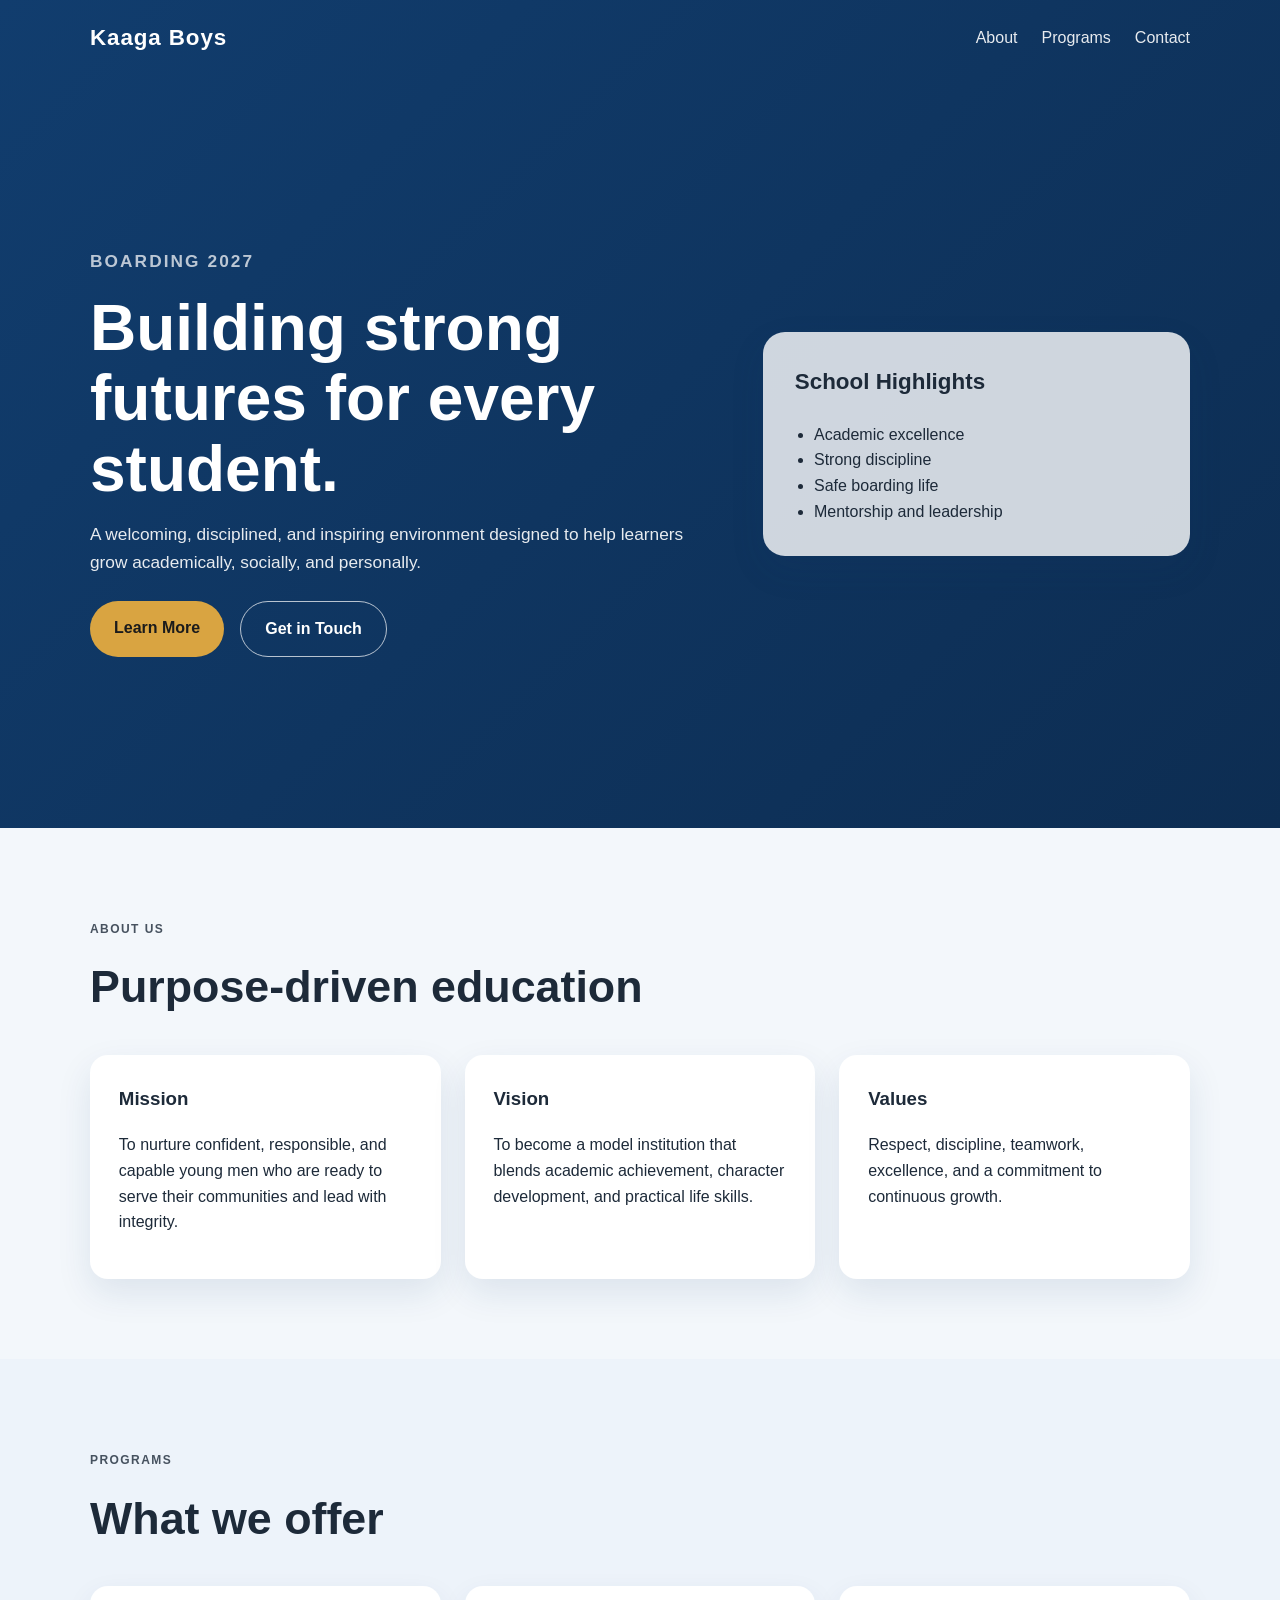
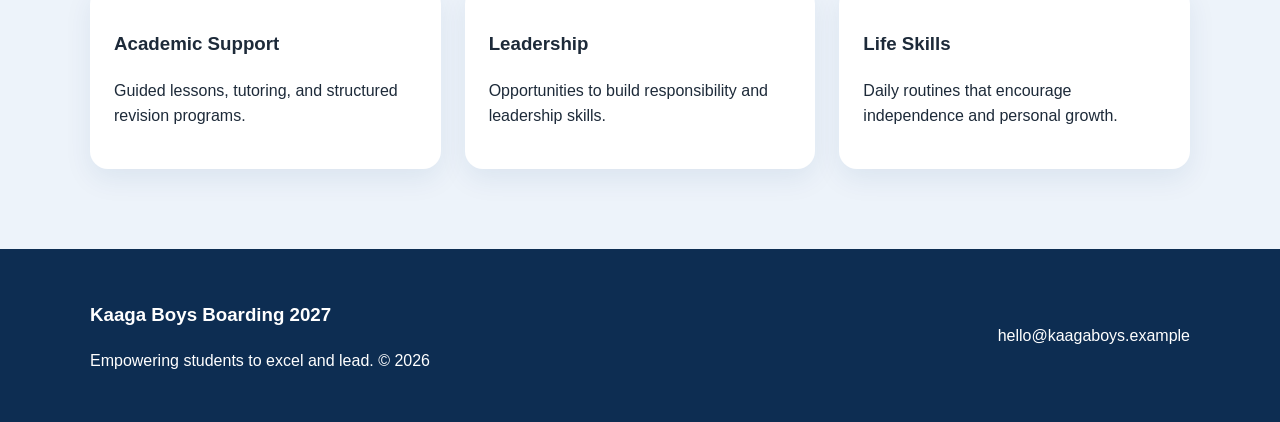
<file: index.html>
<!DOCTYPE html>
<html lang="en">
  <head>
    <meta charset="UTF-8" />
    <meta name="viewport" content="width=device-width, initial-scale=1.0" />
    <title>Kaaga Boys Boarding 2027</title>
    <meta
      name="description"
      content="Kaaga Boys Boarding 2027 - a simple landing page project."
    />
    <link rel="stylesheet" href="style.css" />
  </head>
  <body>
    <header class="hero">
      <nav class="topbar container">
        <div class="brand">Kaaga Boys</div>
        <div class="nav-links">
          <a href="#about">About</a>
          <a href="#programs">Programs</a>
          <a href="#contact">Contact</a>
        </div>
      </nav>

      <div class="hero-content container">
        <div class="hero-text">
          <p class="eyebrow">Boarding 2027</p>
          <h1>Building strong futures for every student.</h1>
          <p>
            A welcoming, disciplined, and inspiring environment designed to help
            learners grow academically, socially, and personally.
          </p>
          <div class="cta-row">
            <a class="btn primary" href="#about">Learn More</a>
            <a class="btn secondary" href="#contact">Get in Touch</a>
          </div>
        </div>

        <div class="hero-card">
          <h3>School Highlights</h3>
          <ul>
            <li>Academic excellence</li>
            <li>Strong discipline</li>
            <li>Safe boarding life</li>
            <li>Mentorship and leadership</li>
          </ul>
        </div>
      </div>
    </header>

    <main>
      <section id="about" class="section container">
        <div class="section-heading">
          <p class="eyebrow">About us</p>
          <h2>Purpose-driven education</h2>
        </div>
        <div class="cards">
          <article class="card">
            <h3>Mission</h3>
            <p>
              To nurture confident, responsible, and capable young men who are
              ready to serve their communities and lead with integrity.
            </p>
          </article>

          <article class="card">
            <h3>Vision</h3>
            <p>
              To become a model institution that blends academic achievement,
              character development, and practical life skills.
            </p>
          </article>

          <article class="card">
            <h3>Values</h3>
            <p>
              Respect, discipline, teamwork, excellence, and a commitment to
              continuous growth.
            </p>
          </article>
        </div>
      </section>

      <section id="programs" class="section alt">
        <div class="container">
          <div class="section-heading">
            <p class="eyebrow">Programs</p>
            <h2>What we offer</h2>
          </div>

          <div class="program-grid">
            <div class="program-item">
              <h3>Academic Support</h3>
              <p>Guided lessons, tutoring, and structured revision programs.</p>
            </div>
            <div class="program-item">
              <h3>Leadership</h3>
              <p>Opportunities to build responsibility and leadership skills.</p>
            </div>
            <div class="program-item">
              <h3>Life Skills</h3>
              <p>Daily routines that encourage independence and personal growth.</p>
            </div>
          </div>
        </div>
      </section>
    </main>

    <footer id="contact" class="footer">
      <div class="container footer-inner">
        <div>
          <h3>Kaaga Boys Boarding 2027</h3>
          <p>Empowering students to excel and lead.</p>
        </div>
        <a href="mailto:hello@kaagaboys.example">hello@kaagaboys.example</a>
      </div>
    </footer>

    <script src="script.js"></script>
  </body>
</html>
</file>
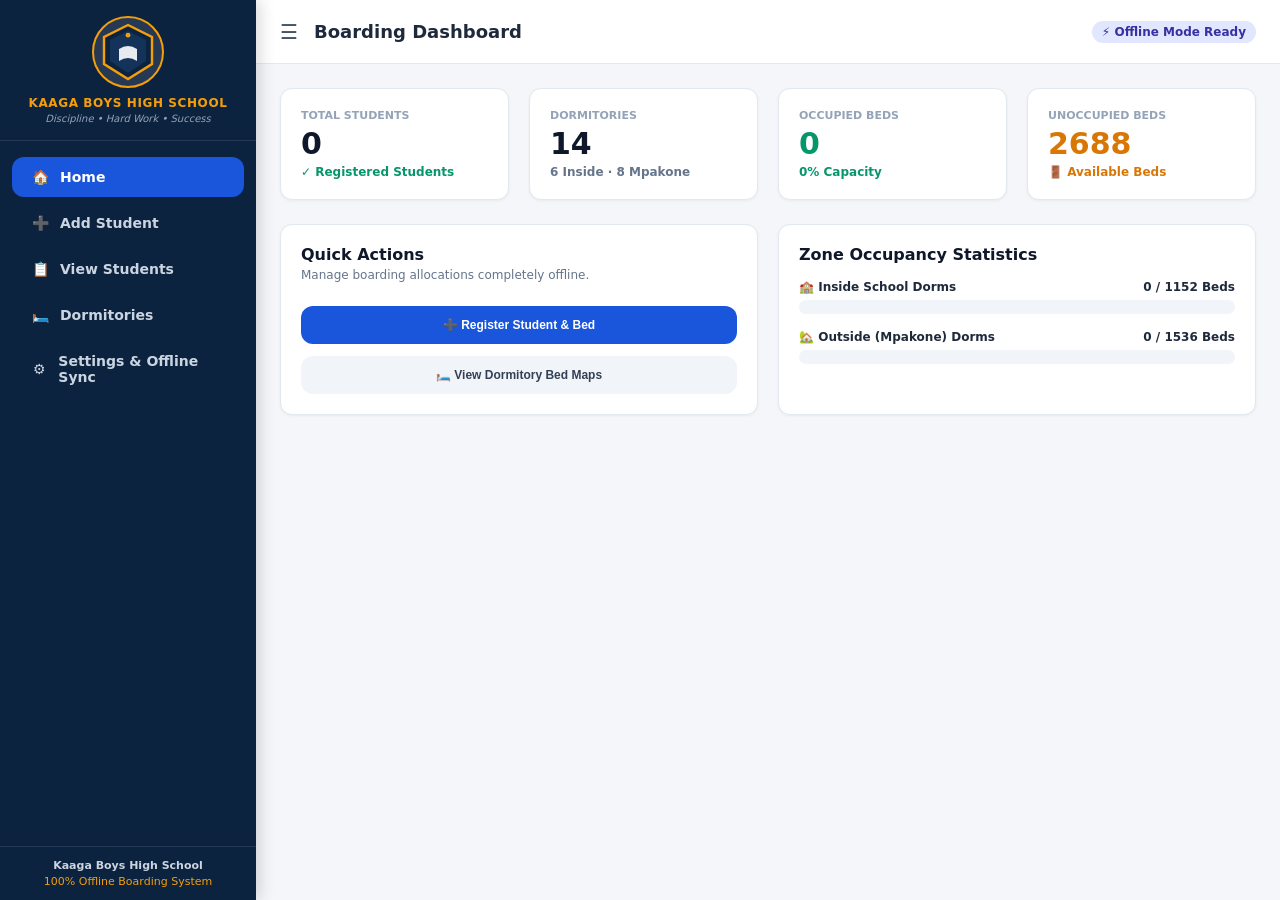
<file: local_folder_storage_setup (1).html>
<!DOCTYPE html>
<html lang="en">
<head>
    <meta charset="UTF-8">
    <meta name="viewport" content="width=device-width, initial-scale=1.0">
    <title>Kaaga Boys High School - Boarding & Dormitory System</title>
    <!-- Embedded Offline Design System (No Internet Required) -->
    <style>
        * { box-sizing: border-box; margin: 0; padding: 0; }
        body { font-family: system-ui, -apple-system, BlinkMacSystemFont, "Segoe UI", Roboto, Helvetica, Arial, sans-serif; background-color: #f4f6f9; color: #1e293b; display: flex; height: 100vh; overflow: hidden; }
        
        /* Layout Structure */
        #sidebar { width: 16rem; background-color: #0c2340; color: #ffffff; flex-shrink: 0; display: flex; flex-direction: column; transition: all 0.3s ease; z-index: 30; box-shadow: 4px 0 15px rgba(0,0,0,0.15); }
        #sidebar.closed { margin-left: -16rem; }
        .main-wrapper { flex: 1; display: flex; flex-direction: column; height: 100vh; overflow: hidden; }
        
        header { background-color: #ffffff; border-bottom: 1px solid #e2e8f0; height: 4rem; display: flex; align-items: center; justify-content: space-between; padding: 0 1.5rem; flex-shrink: 0; }
        main { flex: 1; overflow-y: auto; padding: 1.5rem; }

        /* Typography & Utility */
        .text-amber { color: #f59e0b; }
        .bg-amber { background-color: #f59e0b; }
        .text-brand { color: #1a56db; }
        .bg-brand { background-color: #1a56db; }
        .bg-brand-navy { background-color: #13335a; }
        
        /* Navigation Buttons */
        .nav-item { display: flex; align-items: center; padding: 0.75rem 1rem; font-size: 0.875rem; font-weight: 600; border-radius: 0.75rem; color: #cbd5e1; text-decoration: none; margin-bottom: 0.375rem; transition: background-color 0.2s, color 0.2s; }
        .nav-item:hover { background-color: #13335a; color: #ffffff; }
        .nav-item.sidebar-active { background-color: #1a56db; color: #ffffff !important; }
        .nav-icon { width: 1.5rem; display: inline-flex; align-items: center; justify-content: center; margin-right: 0.5rem; }

        /* UI Cards & Grids */
        .card { background: #ffffff; border-radius: 0.75rem; border: 1px solid #e2e8f0; padding: 1.25rem; box-shadow: 0 1px 3px rgba(0,0,0,0.05); }
        .grid-4 { display: grid; grid-template-columns: repeat(auto-fit, minmax(220px, 1fr)); gap: 1.25rem; }
        .grid-3 { display: grid; grid-template-columns: repeat(auto-fit, minmax(280px, 1fr)); gap: 1.25rem; }
        .grid-2 { display: grid; grid-template-columns: repeat(auto-fit, minmax(320px, 1fr)); gap: 1.25rem; }
        
        /* Buttons */
        .btn { display: inline-flex; align-items: center; justify-content: center; padding: 0.6rem 1.2rem; font-size: 0.75rem; font-weight: 700; border-radius: 0.75rem; border: none; cursor: pointer; transition: all 0.2s; text-decoration: none; }
        .btn-primary { background-color: #1a56db; color: #ffffff; }
        .btn-primary:hover { background-color: #1d4ed8; }
        .btn-emerald { background-color: #059669; color: #ffffff; }
        .btn-emerald:hover { background-color: #047857; }
        .btn-secondary { background-color: #f1f5f9; color: #334155; }
        .btn-secondary:hover { background-color: #e2e8f0; }
        .btn-danger { background-color: #dc2626; color: #ffffff; }
        .btn-danger:hover { background-color: #b91c1c; }
        
        /* Input Forms */
        label { display: block; font-size: 0.75rem; font-weight: 700; color: #334155; text-transform: uppercase; letter-spacing: 0.05em; margin-bottom: 0.5rem; }
        input[type="text"], select { width: 100%; padding: 0.625rem 0.875rem; font-size: 0.875rem; border-radius: 0.75rem; border: 1px solid #cbd5e1; outline: none; background: #ffffff; transition: border-color 0.2s; }
        input[type="text"]:focus, select:focus { border-color: #1a56db; box-shadow: 0 0 0 3px rgba(26,86,219,0.15); }
        
        /* Data Tables */
        .table-responsive { width: 100%; overflow-x: auto; background: #ffffff; border-radius: 0.75rem; border: 1px solid #e2e8f0; }
        table { width: 100%; border-collapse: collapse; text-align: left; font-size: 0.875rem; }
        th { background: #f8fafc; padding: 0.75rem 1rem; font-size: 0.6875rem; font-weight: 800; color: #64748b; text-transform: uppercase; border-bottom: 1px solid #e2e8f0; }
        td { padding: 0.875rem 1rem; border-bottom: 1px solid #f1f5f9; }
        tr:hover { background-color: #f8fafc; }

        /* Modal Overlays */
        .modal { position: fixed; inset: 0; background: rgba(15, 23, 42, 0.6); backdrop-filter: blur(4px); display: none; align-items: center; justify-content: center; padding: 1rem; z-index: 50; }
        .modal.flex { display: flex; }
        .modal-body { background: #ffffff; border-radius: 1rem; width: 100%; max-width: 56rem; max-height: 90vh; display: flex; flex-direction: column; overflow: hidden; box-shadow: 0 25px 50px -12px rgba(0, 0, 0, 0.25); }

        /* Bed Square Grid */
        .bed-btn { height: 2.75rem; width: 100%; border-radius: 0.5rem; font-weight: 800; font-size: 0.875rem; border: none; cursor: pointer; color: #ffffff; display: flex; align-items: center; justify-content: center; transition: transform 0.1s, background-color 0.2s; }
        .bed-btn:hover { transform: scale(1.03); }
        .bed-vacant { background-color: #10b981; }
        .bed-vacant:hover { background-color: #059669; }
        .bed-occupied { background-color: #ef4444; }
        .bed-occupied:hover { background-color: #dc2626; }

        .hidden { display: none !important; }
        .flex { display: flex !important; }
        .block { display: block !important; }
        
        /* Custom Scrollbars */
        ::-webkit-scrollbar { width: 6px; height: 6px; }
        ::-webkit-scrollbar-track { background: #f1f1f1; }
        ::-webkit-scrollbar-thumb { background: #cbd5e1; border-radius: 4px; }
    </style>
</head>
<body>

    <!-- SIDEBAR -->
    <aside id="sidebar">
        <!-- School Crest Header -->
        <div style="padding: 1rem; border-bottom: 1px solid rgba(255,255,255,0.1); text-align: center;">
            <div style="width: 4.5rem; height: 4.5rem; margin: 0 auto 0.5rem; border-radius: 50%; border: 2px solid #f59e0b; padding: 0.25rem; background: rgba(255,255,255,0.1); display: flex; align-items: center; justify-content: center;">
                <svg viewBox="0 0 100 100" style="width: 100%; height: 100%; fill: #f59e0b;">
                    <path d="M50 5 L90 25 L90 70 L50 95 L10 70 L10 25 Z" fill="#0c2340" stroke="#f59e0b" stroke-width="4"/>
                    <path d="M50 15 L80 30 L80 65 L50 85 L20 65 L20 30 Z" fill="#13335a"/>
                    <path d="M35 45 Q50 35 65 45 L65 65 Q50 55 35 65 Z" fill="#ffffff" opacity="0.9"/>
                    <circle cx="50" cy="22" r="4" fill="#f59e0b"/>
                </svg>
            </div>
            <h1 style="font-size: 0.75rem; font-weight: 800; letter-spacing: 0.05em; color: #f59e0b;">KAAGA BOYS HIGH SCHOOL</h1>
            <p style="font-size: 0.625rem; color: #94a3b8; font-style: italic; margin-top: 0.2rem;">Discipline • Hard Work • Success</p>
        </div>

        <!-- Navigation Links -->
        <nav style="flex: 1; padding: 1rem 0.75rem; overflow-y: auto;">
            <a href="#" onclick="switchTab('home'); return false;" id="nav-home" class="nav-item sidebar-active">
                <span class="nav-icon">🏠</span>
                <span>Home</span>
            </a>
            <a href="#" onclick="switchTab('add-student'); return false;" id="nav-add-student" class="nav-item">
                <span class="nav-icon">➕</span>
                <span>Add Student</span>
            </a>
            <a href="#" onclick="switchTab('students'); return false;" id="nav-students" class="nav-item">
                <span class="nav-icon">📋</span>
                <span>View Students</span>
            </a>
            <a href="#" onclick="switchTab('dormitories'); return false;" id="nav-dormitories" class="nav-item">
                <span class="nav-icon">🛏️</span>
                <span>Dormitories</span>
            </a>
            <a href="#" onclick="switchTab('settings'); return false;" id="nav-settings" class="nav-item">
                <span class="nav-icon">⚙️</span>
                <span>Settings & Offline Sync</span>
            </a>
        </nav>

        <!-- Sidebar Footer -->
        <div style="padding: 0.75rem; border-top: 1px solid rgba(255,255,255,0.1); text-align: center; font-size: 0.6875rem; color: #94a3b8;">
            <p style="font-weight: 700; color: #cbd5e1;">Kaaga Boys High School</p>
            <p style="color: #f59e0b; margin-top: 0.2rem;">100% Offline Boarding System</p>
        </div>
    </aside>

    <!-- MAIN CONTENT AREA -->
    <div class="main-wrapper">
        
        <!-- TOP HEADER -->
        <header>
            <div style="display: flex; align-items: center; gap: 1rem;">
                <button id="toggle-sidebar" style="background: none; border: none; font-size: 1.25rem; cursor: pointer; color: #475569;">
                    ☰
                </button>
                <h2 id="header-title" style="font-size: 1.125rem; font-weight: 700; color: #1e293b;">Boarding Dashboard</h2>
            </div>

            <div style="display: flex; align-items: center; gap: 0.75rem;">
                <span style="background: #e0e7ff; color: #3730a3; font-weight: 800; font-size: 0.75rem; padding: 0.25rem 0.625rem; border-radius: 9999px;">
                    ⚡ Offline Mode Ready
                </span>
            </div>
        </header>

        <!-- DYNAMIC PAGE BODY -->
        <main id="main-container">
            
            <!-- 1. HOME VIEW -->
            <section id="view-home" class="block">
                <div class="grid-4" style="margin-bottom: 1.5rem;">
                    <div class="card">
                        <p style="font-size: 0.6875rem; font-weight: 800; color: #94a3b8; text-transform: uppercase;">Total Students</p>
                        <h3 id="stat-total-students" style="font-size: 1.875rem; font-weight: 800; color: #0f172a; margin-top: 0.25rem;">0</h3>
                        <span style="font-size: 0.75rem; color: #059669; font-weight: 600; margin-top: 0.25rem; display: block;">✓ Registered Students</span>
                    </div>

                    <div class="card">
                        <p style="font-size: 0.6875rem; font-weight: 800; color: #94a3b8; text-transform: uppercase;">Dormitories</p>
                        <h3 style="font-size: 1.875rem; font-weight: 800; color: #0f172a; margin-top: 0.25rem;">14</h3>
                        <span style="font-size: 0.75rem; color: #64748b; font-weight: 600; margin-top: 0.25rem; display: block;">6 Inside · 8 Mpakone</span>
                    </div>

                    <div class="card">
                        <p style="font-size: 0.6875rem; font-weight: 800; color: #94a3b8; text-transform: uppercase;">Occupied Beds</p>
                        <h3 id="stat-occupied-beds" style="font-size: 1.875rem; font-weight: 800; color: #059669; margin-top: 0.25rem;">0</h3>
                        <span id="stat-occupancy-rate" style="font-size: 0.75rem; color: #059669; font-weight: 600; margin-top: 0.25rem; display: block;">0% Capacity</span>
                    </div>

                    <div class="card">
                        <p style="font-size: 0.6875rem; font-weight: 800; color: #94a3b8; text-transform: uppercase;">Unoccupied Beds</p>
                        <h3 id="stat-unoccupied-beds" style="font-size: 1.875rem; font-weight: 800; color: #d97706; margin-top: 0.25rem;">0</h3>
                        <span style="font-size: 0.75rem; color: #d97706; font-weight: 600; margin-top: 0.25rem; display: block;">🚪 Available Beds</span>
                    </div>
                </div>

                <div class="grid-2">
                    <div class="card" style="display: flex; flex-direction: column; justify-content: space-between;">
                        <div>
                            <h4 style="font-weight: 700; font-size: 1rem; color: #0f172a;">Quick Actions</h4>
                            <p style="font-size: 0.75rem; color: #64748b; margin-top: 0.25rem;">Manage boarding allocations completely offline.</p>
                        </div>
                        <div style="margin-top: 1.5rem; display: flex; flex-direction: column; gap: 0.75rem;">
                            <button onclick="switchTab('add-student')" class="btn btn-primary" style="width: 100%; padding: 0.75rem;">
                                ➕ Register Student & Bed
                            </button>
                            <button onclick="switchTab('dormitories')" class="btn btn-secondary" style="width: 100%; padding: 0.75rem;">
                                🛏️ View Dormitory Bed Maps
                            </button>
                        </div>
                    </div>

                    <div class="card">
                        <h4 style="font-weight: 700; font-size: 1rem; color: #0f172a; margin-bottom: 1rem;">Zone Occupancy Statistics</h4>
                        <div style="display: flex; flex-direction: column; gap: 1rem;">
                            <div>
                                <div style="display: flex; justify-content: space-between; font-size: 0.75rem; font-weight: 700; margin-bottom: 0.375rem;">
                                    <span>🏫 Inside School Dorms</span>
                                    <span id="zone-inside-text">0 / 0 Beds</span>
                                </div>
                                <div style="width: 100%; background: #f1f5f9; border-radius: 9999px; height: 0.875rem; overflow: hidden; padding: 2px;">
                                    <div id="zone-inside-bar" style="background: #1a56db; height: 100%; border-radius: 9999px; width: 0%; transition: width 0.3s;"></div>
                                </div>
                            </div>
                            <div>
                                <div style="display: flex; justify-content: space-between; font-size: 0.75rem; font-weight: 700; margin-bottom: 0.375rem;">
                                    <span>🏡 Outside (Mpakone) Dorms</span>
                                    <span id="zone-mpakone-text">0 / 0 Beds</span>
                                </div>
                                <div style="width: 100%; background: #f1f5f9; border-radius: 9999px; height: 0.875rem; overflow: hidden; padding: 2px;">
                                    <div id="zone-mpakone-bar" style="background: #4f46e5; height: 100%; border-radius: 9999px; width: 0%; transition: width 0.3s;"></div>
                                </div>
                            </div>
                        </div>
                    </div>
                </div>
            </section>

            <!-- 2. ADD / EDIT STUDENT VIEW -->
            <section id="view-add-student" class="hidden">
                <div style="max-width: 56rem; margin: 0 auto; background: #ffffff; border-radius: 0.75rem; border: 1px solid #e2e8f0; padding: 2rem;">
                    <div style="display: flex; align-items: center; gap: 0.75rem; margin-bottom: 1.5rem; padding-bottom: 1rem; border-bottom: 1px solid #f1f5f9;">
                        <div style="width: 2.5rem; height: 2.5rem; background: rgba(26, 86, 219, 0.1); color: #1a56db; border-radius: 50%; display: flex; align-items: center; justify-content: center; font-weight: 700;">
                            ➕
                        </div>
                        <div>
                            <h3 id="form-title" style="font-size: 1.125rem; font-weight: 700; color: #1e293b;">Student Information</h3>
                            <p style="font-size: 0.75rem; color: #64748b;">Enter personal details and select available bed allocation.</p>
                        </div>
                    </div>

                    <form id="student-form" onsubmit="handleSaveStudent(event)" style="display: flex; flex-direction: column; gap: 1.25rem;">
                        <input type="hidden" id="edit-student-original-adm" value="">
                        
                        <div class="grid-2">
                            <div style="grid-column: 1 / -1;">
                                <label>Full Name <span style="color: #dc2626;">*</span></label>
                                <input type="text" id="input-full-name" required placeholder="Enter student's full name (e.g. John Kamau Mwangi)">
                            </div>

                            <div>
                                <label>ADM NO <span style="color: #64748b; font-weight: normal;">(Primary Key)</span> <span style="color: #dc2626;">*</span></label>
                                <input type="text" id="input-adm-no" required placeholder="e.g. KBHS001">
                            </div>

                            <div>
                                <label>Class Level <span style="color: #dc2626;">*</span></label>
                                <select id="input-class" required>
                                    <option value="">Select Class</option>
                                    <optgroup label="Form System (8-4-4)">
                                        <option value="Form 1">Form 1</option>
                                        <option value="Form 2">Form 2</option>
                                        <option value="Form 3">Form 3</option>
                                        <option value="Form 4">Form 4</option>
                                    </optgroup>
                                    <optgroup label="CBC Senior School">
                                        <option value="Grade 10">Grade 10</option>
                                        <option value="Grade 11">Grade 11</option>
                                        <option value="Grade 12">Grade 12</option>
                                    </optgroup>
                                </select>
                            </div>

                            <div>
                                <label>Stream / Arm <span style="color: #dc2626;">*</span></label>
                                <input type="text" id="input-stream" required placeholder="e.g. East, West, North, Alpha">
                            </div>
                        </div>

                        <!-- Dormitory Assignment Panel -->
                        <div style="background: #f8fafc; border: 1px solid #e2e8f0; border-radius: 0.75rem; padding: 1.25rem; display: flex; flex-direction: column; gap: 1rem;">
                            <div style="display: flex; align-items: center; justify-content: space-between;">
                                <h4 style="font-weight: 700; font-size: 0.75rem; text-transform: uppercase; color: #1e293b;">🛏️ Dormitory Assignment</h4>
                                <span style="font-size: 0.625rem; color: #1a56db; background: #e0e7ff; font-weight: 700; padding: 0.25rem 0.5rem; border-radius: 0.25rem;">Manual bed entry enabled</span>
                            </div>

                            <div style="display: grid; grid-template-columns: repeat(auto-fit, minmax(200px, 1fr)); gap: 1rem;">
                                <div>
                                    <label style="font-size: 0.6875rem; margin-bottom: 0.375rem;">Dormitory</label>
                                    <select id="input-dorm" onchange="handleDormChange()" required>
                                        <option value="">Select dormitory</option>
                                    </select>
                                </div>

                                <div id="container-wing" class="hidden">
                                    <label style="font-size: 0.6875rem; margin-bottom: 0.375rem;">Wing</label>
                                    <select id="input-wing" onchange="handleWingChange()">
                                        <option value="">Select wing</option>
                                    </select>
                                </div>

                                <div>
                                    <label id="lbl-cube" style="font-size: 0.6875rem; margin-bottom: 0.375rem;">Cube / Section</label>
                                    <select id="input-cube" onchange="handleCubeChange()" required disabled>
                                        <option value="">Select cube/section</option>
                                    </select>
                                </div>

                                <div>
                                    <label style="font-size: 0.6875rem; margin-bottom: 0.375rem;">Bed No (Manual Entry)</label>
                                    <input type="text" id="input-bed-no" required placeholder="e.g. 01, 12, 16" disabled>
                                </div>
                            </div>
                        </div>

                        <!-- Buttons -->
                        <div style="display: flex; gap: 0.75rem; padding-top: 0.5rem;">
                            <button type="submit" class="btn btn-primary">
                                💾 Save Student Record
                            </button>
                            <button type="button" onclick="resetForm()" class="btn btn-secondary">
                                🔄 Clear Form
                            </button>
                        </div>
                    </form>
                </div>
            </section>

            <!-- 3. VIEW STUDENTS TABLE VIEW -->
            <section id="view-students" class="hidden" style="display: flex; flex-direction: column; gap: 1rem; width: 100%;">
                <!-- Search and Filters Bar -->
                <div class="card" style="display: flex; flex-direction: column; gap: 1rem;">
                    <div style="display: flex; flex-wrap: wrap; align-items: center; justify-content: space-between; gap: 1rem;">
                        <input type="text" id="search-student" onkeyup="renderStudentsTable()" placeholder="Search by ADM NO, Name, Class or Dorm..." style="flex: 1; min-width: 260px;">
                        <div style="display: flex; flex-wrap: wrap; gap: 0.75rem;">
                            <select id="filter-class" onchange="renderStudentsTable()" style="width: auto;">
                                <option value="">All Classes</option>
                                <option value="Form 1">Form 1</option>
                                <option value="Form 2">Form 2</option>
                                <option value="Form 3">Form 3</option>
                                <option value="Form 4">Form 4</option>
                                <option value="Grade 10">Grade 10</option>
                                <option value="Grade 11">Grade 11</option>
                                <option value="Grade 12">Grade 12</option>
                            </select>
                            <select id="filter-dorm" onchange="renderStudentsTable()" style="width: auto;">
                                <option value="">All Dormitories</option>
                            </select>
                            <button onclick="exportDataExcel()" class="btn btn-emerald">📊 Export Excel</button>
                            <button onclick="exportDataWord()" class="btn btn-primary">📄 Export Word</button>
                        </div>
                    </div>
                </div>

                <!-- Table Container -->
                <div class="card" style="padding: 0; overflow: hidden;">
                    <div style="overflow-x: auto;">
                        <table>
                            <thead>
                                <tr>
                                    <th>#</th>
                                    <th>ADM NO</th>
                                    <th>Student Name</th>
                                    <th>Class & Stream</th>
                                    <th>Dormitory</th>
                                    <th>Cube / Section</th>
                                    <th>Bed No</th>
                                    <th style="text-align: center;">Actions</th>
                                </tr>
                            </thead>
                            <tbody id="students-table-body">
                                <!-- Dynamic rows -->
                            </tbody>
                        </table>
                    </div>

                    <div style="padding: 1rem; border-top: 1px solid #e2e8f0; display: flex; justify-content: space-between; align-items: center; font-size: 0.75rem; color: #64748b;">
                        <span id="showing-count-text">Showing 0 of 0 students</span>
                        <div id="pagination-controls" style="display: flex; gap: 0.25rem;"></div>
                    </div>
                </div>
            </section>

            <!-- 4. DORMITORIES STRUCTURE VIEW -->
            <section id="view-dormitories" class="hidden" style="display: flex; flex-direction: column; gap: 1.5rem;">
                <div style="display: flex; background: #ffffff; border: 1px solid #e2e8f0; border-radius: 0.75rem; padding: 0.25rem; max-width: 28rem; margin: 0 auto;">
                    <button onclick="switchZone('inside')" id="tab-zone-inside" class="btn btn-primary" style="flex: 1; padding: 0.5rem;">🏫 Inside School</button>
                    <button onclick="switchZone('mpakone')" id="tab-zone-mpakone" class="btn btn-secondary" style="flex: 1; padding: 0.5rem; background: transparent; color: #475569;">🏡 Outside (Mpakone)</button>
                </div>

                <div id="dormitories-cards-container" class="grid-3">
                    <!-- Cards injected via JS -->
                </div>

                <div class="card">
                    <h4 id="zone-summary-title" style="font-weight: 700; font-size: 0.875rem; margin-bottom: 0.75rem;">Zone Summary</h4>
                    <div id="zone-summary-content" class="grid-3" style="font-size: 0.75rem;"></div>
                </div>
            </section>

            <!-- 5. SETTINGS & HARDWARE STORAGE VIEW -->
            <section id="view-settings" class="hidden">
                <div class="card" style="max-width: 48rem; margin: 0 auto; display: flex; flex-direction: column; gap: 1.5rem;">
                    <div>
                        <h3 style="font-size: 1rem; font-weight: 700; color: #0f172a;">Hardware & Directory Storage Sync (Offline PC Storage)</h3>
                        <p style="font-size: 0.75rem; color: #64748b; margin-top: 0.25rem;">Select a local folder on your computer's hard drive or USB drive to save offline system records.</p>
                    </div>

                    <!-- DIRECTORY FOLDER SELECTOR CARD -->
                    <div style="background: #0f172a; color: #ffffff; padding: 1.25rem; border-radius: 0.75rem; display: flex; flex-direction: column; gap: 1rem;">
                        <div style="display: flex; align-items: center; justify-content: space-between; border-bottom: 1px solid #1e293b; padding-bottom: 0.75rem;">
                            <span style="font-size: 0.75rem; font-weight: 700; color: #f59e0b;">
                                💾 Selected Hardware Storage Directory
                            </span>
                            <span id="folder-status-badge" style="padding: 0.25rem 0.5rem; border-radius: 0.25rem; font-size: 0.625rem; font-weight: 800; background: rgba(245, 158, 11, 0.2); color: #fcd34d;">
                                Default Browser Offline Memory
                            </span>
                        </div>

                        <div>
                            <p style="font-size: 0.75rem; color: #cbd5e1; font-weight: 600; margin-bottom: 0.375rem;">Current Active Offline Folder Path / Name:</p>
                            <div style="display: flex; align-items: center; justify-content: space-between; background: #1e293b; border: 1px solid #334155; padding: 0.5rem 0.75rem; border-radius: 0.5rem; font-size: 0.75rem; font-family: monospace; color: #34d399;">
                                <span id="selected-folder-path" style="white-space: nowrap; overflow: hidden; text-overflow: ellipsis; max-width: 24rem;">📁 No custom folder selected yet</span>
                                <button type="button" onclick="selectHardwareFolder()" class="btn btn-primary" style="padding: 0.375rem 0.75rem; font-size: 0.75rem;">
                                    📁 Select Folder
                                </button>
                                <input type="file" id="fallback-folder-picker" webkitdirectory directory onchange="handleFallbackFolderSelect(event)" class="hidden">
                            </div>
                        </div>

                        <div style="display: flex; align-items: center; justify-content: space-between; font-size: 0.6875rem; border-top: 1px solid #1e293b; padding-top: 0.5rem;">
                            <span id="folder-last-sync" style="color: #94a3b8; font-style: italic;">Data automatically caches locally offline.</span>
                            <button type="button" onclick="syncToHardwareFolder()" class="btn btn-emerald" style="padding: 0.375rem 0.75rem; font-size: 0.75rem;">
                                💾 Save & Sync Offline File
                            </button>
                        </div>
                    </div>

                    <div style="display: flex; flex-direction: column; gap: 0.75rem;">
                        <div style="display: flex; align-items: center; justify-content: space-between; padding: 0.875rem; background: #f8fafc; border-radius: 0.75rem; border: 1px solid #e2e8f0;">
                            <div>
                                <h5 style="font-weight: 700; font-size: 0.75rem; color: #0f172a;">Export Word Table Document (.doc)</h5>
                                <p style="font-size: 0.6875rem; color: #64748b;">Generates an offline formatted Word table document.</p>
                            </div>
                            <button onclick="exportDataWord()" class="btn btn-primary">📄 Export Word</button>
                        </div>

                        <div style="display: flex; align-items: center; justify-content: space-between; padding: 0.875rem; background: #f8fafc; border-radius: 0.75rem; border: 1px solid #e2e8f0;">
                            <div>
                                <h5 style="font-weight: 700; font-size: 0.75rem; color: #0f172a;">Export Excel Spreadsheet (.csv)</h5>
                                <p style="font-size: 0.6875rem; color: #64748b;">Generates offline data table for Excel / LibreOffice.</p>
                            </div>
                            <button onclick="exportDataExcel()" class="btn btn-emerald">📊 Export Excel</button>
                        </div>

                        <div style="display: flex; align-items: center; justify-content: space-between; padding: 0.875rem; background: #f8fafc; border-radius: 0.75rem; border: 1px solid #e2e8f0;">
                            <div>
                                <h5 style="font-weight: 700; font-size: 0.75rem; color: #0f172a;">Offline Backup JSON File</h5>
                                <p style="font-size: 0.6875rem; color: #64748b;">Download raw database JSON file for hardware backup.</p>
                            </div>
                            <button onclick="exportDataJSON()" class="btn btn-secondary">💾 Export JSON</button>
                        </div>
                    </div>
                </div>
            </section>

        </main>
    </div>

    <!-- MODAL: INTERACTIVE BED MATRIX MAP -->
    <div id="dorm-grid-modal" class="modal">
        <div class="modal-body">
            <div style="padding: 1rem 1.5rem; border-bottom: 1px solid #e2e8f0; display: flex; align-items: center; justify-content: background; background: #f8fafc;">
                <div>
                    <h3 id="dorm-grid-title" style="font-weight: 800; font-size: 1rem; color: #1e293b;">Dormitory Bed Map</h3>
                    <p id="dorm-grid-subtitle" style="font-size: 0.75rem; color: #64748b;">Visual occupancy layout</p>
                </div>
                <button onclick="closeDormGridModal()" class="btn btn-secondary" style="padding: 0.25rem 0.5rem; border-radius: 50%;">✕</button>
            </div>

            <div style="padding: 0.75rem 1.5rem; background: #f1f5f9; border-bottom: 1px solid #e2e8f0; display: flex; flex-wrap: wrap; justify-content: space-between; font-size: 0.75rem; font-weight: 700;">
                <div style="display: flex; gap: 1rem;">
                    <span style="display: flex; align-items: center; gap: 0.375rem;"><span style="width: 0.75rem; height: 0.75rem; background: #ef4444; border-radius: 0.25rem;"></span> Occupied</span>
                    <span style="display: flex; align-items: center; gap: 0.375rem;"><span style="width: 0.75rem; height: 0.75rem; background: #10b981; border-radius: 0.25rem;"></span> Unoccupied</span>
                </div>
                <div style="display: flex; gap: 1rem; color: #475569;">
                    <span>Total: <strong id="dorm-grid-total-beds">0</strong></span>
                    <span>Occupied: <strong id="dorm-grid-occupied-beds" style="color: #dc2626;">0</strong></span>
                    <span>Vacant: <strong id="dorm-grid-unoccupied-beds" style="color: #059669;">0</strong></span>
                </div>
            </div>

            <div id="dorm-grid-container" style="flex: 1; overflow-y: auto; padding: 1.5rem; display: flex; flex-direction: column; gap: 1.5rem; background: #f8fafc;"></div>

            <div style="padding: 1rem 1.5rem; border-top: 1px solid #e2e8f0; background: #ffffff; display: flex; justify-content: flex-end;">
                <button onclick="closeDormGridModal()" class="btn btn-secondary">Close Map</button>
            </div>
        </div>
    </div>

    <!-- MODAL: VIEW STUDENT DETAILS -->
    <div id="student-modal" class="modal">
        <div class="modal-body" style="max-width: 32rem;">
            <div style="padding: 1rem 1.5rem; border-bottom: 1px solid #e2e8f0; display: flex; align-items: center; justify-content: space-between; background: #f8fafc;">
                <h3 style="font-weight: 700; font-size: 0.875rem; color: #1e293b;">📋 Student Details</h3>
                <button onclick="closeStudentModal()" class="btn btn-secondary" style="padding: 0.25rem 0.5rem; border-radius: 50%;">✕</button>
            </div>

            <div id="modal-student-content" style="padding: 1.5rem; display: flex; flex-direction: column; gap: 0.875rem; font-size: 0.875rem;"></div>

            <div style="padding: 1rem 1.5rem; border-top: 1px solid #e2e8f0; background: #f8fafc; display: flex; justify-content: space-between; align-items: center;">
                <div style="display: flex; gap: 0.5rem;">
                    <button id="modal-btn-edit" class="btn btn-primary" style="font-size: 0.75rem;">Edit Record</button>
                    <button id="modal-btn-delete" class="btn btn-danger" style="font-size: 0.75rem;">Delete</button>
                </div>
                <button onclick="closeStudentModal()" class="btn btn-secondary" style="font-size: 0.75rem;">Close</button>
            </div>
        </div>
    </div>

    <!-- JAVASCRIPT LOGIC -->
    <script>
        // Dormitories Configuration Data
        const DORMITORY_DATA = [
            // Inside Dormitories (6)
            { name: "Aberdare", zone: "inside", type: "aberdare_custom" },
            { name: "Elgon", zone: "inside", type: "cubes", cubes: ["Cube 1", "Cube 2", "Cube 3", "Cube 4", "Cube 5", "Cube 6", "Cube 7", "Cube 8", "Cube 9", "Cube 10", "Cube 11", "Cube 12"], bedsPerCube: 16 },
            { name: "Kenya", zone: "inside", type: "cubes", cubes: ["Cube 1", "Cube 2", "Cube 3", "Cube 4", "Cube 5", "Cube 6", "Cube 7", "Cube 8", "Cube 9", "Cube 10", "Cube 11", "Cube 12"], bedsPerCube: 16 },
            { name: "Longonot", zone: "inside", type: "cubes", cubes: ["Cube 1", "Cube 2", "Cube 3", "Cube 4", "Cube 5", "Cube 6", "Cube 7", "Cube 8", "Cube 9", "Cube 10", "Cube 11", "Cube 12"], bedsPerCube: 16 },
            { name: "Kilimanjaro", zone: "inside", type: "cubes", cubes: ["Cube 1", "Cube 2", "Cube 3", "Cube 4", "Cube 5", "Cube 6", "Cube 7", "Cube 8", "Cube 9", "Cube 10", "Cube 11", "Cube 12"], bedsPerCube: 16 },
            { name: "Menengai", zone: "inside", type: "cubes", cubes: ["Cube 1", "Cube 2", "Cube 3", "Cube 4", "Cube 5", "Cube 6", "Cube 7", "Cube 8", "Cube 9", "Cube 10", "Cube 11", "Cube 12"], bedsPerCube: 16 },

            // Outside / Mpakone Dormitories (8)
            { name: "Mpakone 1", zone: "mpakone", type: "cubes", cubes: ["Cube 1", "Cube 2", "Cube 3", "Cube 4", "Cube 5", "Cube 6", "Cube 7", "Cube 8", "Cube 9", "Cube 10", "Cube 11", "Cube 12"], bedsPerCube: 16 },
            { name: "Mpakone 2", zone: "mpakone", type: "cubes", cubes: ["Cube 1", "Cube 2", "Cube 3", "Cube 4", "Cube 5", "Cube 6", "Cube 7", "Cube 8", "Cube 9", "Cube 10", "Cube 11", "Cube 12"], bedsPerCube: 16 },
            { name: "Mpakone 3", zone: "mpakone", type: "cubes", cubes: ["Cube 1", "Cube 2", "Cube 3", "Cube 4", "Cube 5", "Cube 6", "Cube 7", "Cube 8", "Cube 9", "Cube 10", "Cube 11", "Cube 12"], bedsPerCube: 16 },
            { name: "Mpakone 4", zone: "mpakone", type: "cubes", cubes: ["Cube 1", "Cube 2", "Cube 3", "Cube 4", "Cube 5", "Cube 6", "Cube 7", "Cube 8", "Cube 9", "Cube 10", "Cube 11", "Cube 12"], bedsPerCube: 16 },
            { name: "Mpakone 5", zone: "mpakone", type: "cubes", cubes: ["Cube 1", "Cube 2", "Cube 3", "Cube 4", "Cube 5", "Cube 6", "Cube 7", "Cube 8", "Cube 9", "Cube 10", "Cube 11", "Cube 12"], bedsPerCube: 16 },
            { name: "Mpakone 6", zone: "mpakone", type: "cubes", cubes: ["Cube 1", "Cube 2", "Cube 3", "Cube 4", "Cube 5", "Cube 6", "Cube 7", "Cube 8", "Cube 9", "Cube 10", "Cube 11", "Cube 12"], bedsPerCube: 16 },
            { name: "Mpakone 7", zone: "mpakone", type: "cubes", cubes: ["Cube 1", "Cube 2", "Cube 3", "Cube 4", "Cube 5", "Cube 6", "Cube 7", "Cube 8", "Cube 9", "Cube 10", "Cube 11", "Cube 12"], bedsPerCube: 16 },
            { name: "Mpakone 8", zone: "mpakone", type: "cubes", cubes: ["Cube 1", "Cube 2", "Cube 3", "Cube 4", "Cube 5", "Cube 6", "Cube 7", "Cube 8", "Cube 9", "Cube 10", "Cube 11", "Cube 12"], bedsPerCube: 16 }
        ];

        let students = JSON.parse(localStorage.getItem('KBHS_Students_Data')) || [];
        let activeZone = 'inside';
        let currentDirectoryHandle = null;

        // Toggle Sidebar Offline Logic
        const toggleBtn = document.getElementById('toggle-sidebar');
        const sidebar = document.getElementById('sidebar');
        if (toggleBtn && sidebar) {
            toggleBtn.addEventListener('click', () => {
                sidebar.classList.toggle('closed');
            });
        }

        // Global Navigation Switcher
        window.switchTab = function(tabId) {
            const sections = ['home', 'add-student', 'students', 'dormitories', 'settings'];
            sections.forEach(sec => {
                const el = document.getElementById(`view-${sec}`);
                if (el) {
                    el.classList.remove('block', 'hidden');
                    el.classList.add(sec === tabId ? 'block' : 'hidden');
                }
                const nav = document.getElementById(`nav-${sec}`);
                if (nav) {
                    nav.classList.toggle('sidebar-active', sec === tabId);
                }
            });

            const titles = {
                'home': 'Boarding Dashboard',
                'add-student': 'Register New Student & Bed',
                'students': 'Boarding Student Records',
                'dormitories': 'Dormitory Bed Matrix Maps',
                'settings': 'Settings & Offline Storage Sync'
            };
            const headerTitle = document.getElementById('header-title');
            if (headerTitle) headerTitle.innerText = titles[tabId] || 'Boarding System';

            if (tabId === 'students') renderStudentsTable();
            if (tabId === 'dormitories') renderDormitoriesView();
            if (tabId === 'home') updateHomeDashboardStats();
        };

        window.switchZone = function(zone) {
            activeZone = zone;
            const btnInside = document.getElementById('tab-zone-inside');
            const btnMpakone = document.getElementById('tab-zone-mpakone');
            if (btnInside && btnMpakone) {
                if (zone === 'inside') {
                    btnInside.className = "btn btn-primary";
                    btnInside.style.cssText = "flex: 1; padding: 0.5rem;";
                    btnMpakone.className = "btn btn-secondary";
                    btnMpakone.style.cssText = "flex: 1; padding: 0.5rem; background: transparent; color: #475569;";
                } else {
                    btnMpakone.className = "btn btn-primary";
                    btnMpakone.style.cssText = "flex: 1; padding: 0.5rem;";
                    btnInside.className = "btn btn-secondary";
                    btnInside.style.cssText = "flex: 1; padding: 0.5rem; background: transparent; color: #475569;";
                }
            }
            renderDormitoriesView();
        };

        // Populate Form Dropdowns
        function initializeDormitoryDropdowns() {
            const dormSelect = document.getElementById('input-dorm');
            const filterDorm = document.getElementById('filter-dorm');
            if (!dormSelect) return;

            dormSelect.innerHTML = '<option value="">Select dormitory</option>';
            if (filterDorm) filterDorm.innerHTML = '<option value="">All Dormitories</option>';

            DORMITORY_DATA.forEach(d => {
                const opt1 = document.createElement('option');
                opt1.value = d.name;
                opt1.textContent = `${d.name} (${d.zone === 'inside' ? 'Inside' : 'Mpakone'})`;
                dormSelect.appendChild(opt1);

                if (filterDorm) {
                    const opt2 = document.createElement('option');
                    opt2.value = d.name;
                    opt2.textContent = d.name;
                    filterDorm.appendChild(opt2);
                }
            });
        }

        window.handleDormChange = function() {
            const dormName = document.getElementById('input-dorm').value;
            const wingContainer = document.getElementById('container-wing');
            const wingSelect = document.getElementById('input-wing');
            const cubeSelect = document.getElementById('input-cube');
            const bedInput = document.getElementById('input-bed-no');
            const lblCube = document.getElementById('lbl-cube');

            wingSelect.innerHTML = '<option value="">Select wing</option>';
            cubeSelect.innerHTML = '<option value="">Select cube/section</option>';
            cubeSelect.disabled = true;
            bedInput.value = '';
            bedInput.disabled = true;

            if (dormName === 'Aberdare') {
                wingContainer.classList.remove('hidden');
                wingSelect.required = true;
                wingSelect.innerHTML = `
                    <option value="">Select wing</option>
                    <option value="Wing 1">Wing 1</option>
                    <option value="Wing 2">Wing 2</option>
                `;
                lblCube.textContent = "Cube / Section";
            } else {
                wingContainer.classList.add('hidden');
                wingSelect.required = false;
                lblCube.textContent = "Cube / Section";
                
                const dorm = DORMITORY_DATA.find(d => d.name === dormName);
                if (dorm && dorm.cubes) {
                    cubeSelect.disabled = false;
                    dorm.cubes.forEach(c => {
                        const opt = document.createElement('option');
                        opt.value = c;
                        opt.textContent = c;
                        cubeSelect.appendChild(opt);
                    });
                }
            }
        };

        window.handleWingChange = function() {
            const wing = document.getElementById('input-wing').value;
            const cubeSelect = document.getElementById('input-cube');
            const bedInput = document.getElementById('input-bed-no');

            cubeSelect.innerHTML = '<option value="">Select cube/section</option>';
            cubeSelect.disabled = true;
            bedInput.value = '';
            bedInput.disabled = true;

            if (wing) {
                cubeSelect.disabled = false;
                const cubes = ["Cube 1A", "Cube 1B", "Cube 2A", "Cube 2B", "Cube 3A", "Cube 3B", "Cube 4A", "Cube 4B", "Cube 5A", "Cube 5B", "Cube 6A", "Cube 6B"];
                cubes.forEach(c => {
                    const opt = document.createElement('option');
                    opt.value = c;
                    opt.textContent = c;
                    cubeSelect.appendChild(opt);
                });
            }
        };

        window.handleCubeChange = function() {
            const bedInput = document.getElementById('input-bed-no');
            const cubeVal = document.getElementById('input-cube').value;
            if (cubeVal) {
                bedInput.disabled = false;
                bedInput.placeholder = "Enter Bed No (01 - 16)";
            } else {
                bedInput.disabled = true;
                bedInput.value = '';
            }
        };

        // Data Storage & Sync
        function saveStudentsToStorage() {
            localStorage.setItem('KBHS_Students_Data', JSON.stringify(students));
            updateHomeDashboardStats();
            syncToHardwareFolder();
        }

        window.handleSaveStudent = function(event) {
            event.preventDefault();
            const fullName = document.getElementById('input-full-name').value.trim();
            const admNo = document.getElementById('input-adm-no').value.trim();
            const className = document.getElementById('input-class').value;
            const stream = document.getElementById('input-stream').value.trim();
            const dorm = document.getElementById('input-dorm').value;
            const wing = document.getElementById('input-wing').value || '';
            const cube = document.getElementById('input-cube').value;
            const bedNo = document.getElementById('input-bed-no').value.trim();
            const originalAdm = document.getElementById('edit-student-original-adm').value;

            if (!fullName || !admNo || !className || !stream || !dorm || !cube || !bedNo) {
                alert('Please fill out all required fields.');
                return;
            }

            // Check duplicate ADM
            const existingIndex = students.findIndex(s => s.admNo.toLowerCase() === admNo.toLowerCase());
            if (existingIndex !== -1 && originalAdm !== admNo) {
                alert(`Student with ADM NO "${admNo}" already exists in the system.`);
                return;
            }

            // Check bed conflict
            const conflict = students.find(s => s.dorm === dorm && s.wing === wing && s.cube === cube && s.bedNo === bedNo && s.admNo !== originalAdm);
            if (conflict) {
                alert(`Bed ${bedNo} in ${dorm} (${wing ? wing + ' - ' : ''}${cube}) is already occupied by ${conflict.fullName}!`);
                return;
            }

            const studentObj = { fullName, admNo, className, stream, dorm, wing, cube, bedNo };

            if (originalAdm) {
                const idx = students.findIndex(s => s.admNo === originalAdm);
                if (idx !== -1) students[idx] = studentObj;
            } else {
                students.push(studentObj);
            }

            saveStudentsToStorage();
            resetForm();
            switchTab('students');
        };

        window.resetForm = function() {
            document.getElementById('student-form').reset();
            document.getElementById('edit-student-original-adm').value = '';
            document.getElementById('container-wing').classList.add('hidden');
            document.getElementById('input-cube').disabled = true;
            document.getElementById('input-bed-no').disabled = true;
            document.getElementById('form-title').innerText = 'Student Information';
        };

        // Render Students Table
        function renderStudentsTable() {
            const tbody = document.getElementById('students-table-body');
            const countText = document.getElementById('showing-count-text');
            const searchVal = document.getElementById('search-student')?.value.toLowerCase() || '';
            const filterClass = document.getElementById('filter-class')?.value || '';
            const filterDorm = document.getElementById('filter-dorm')?.value || '';

            if (!tbody) return;

            const filtered = students.filter(s => {
                const matchSearch = s.fullName.toLowerCase().includes(searchVal) || s.admNo.toLowerCase().includes(searchVal) || s.dorm.toLowerCase().includes(searchVal);
                const matchClass = !filterClass || s.className === filterClass;
                const matchDorm = !filterDorm || s.dorm === filterDorm;
                return matchSearch && matchClass && matchDorm;
            });

            tbody.innerHTML = '';
            if (filtered.length === 0) {
                tbody.innerHTML = `<tr><td colspan="8" style="text-align: center; padding: 2rem; color: #94a3b8;">No registered students found.</td></tr>`;
                if (countText) countText.innerText = `Showing 0 of ${students.length} students`;
                return;
            }

            filtered.forEach((s, idx) => {
                const tr = document.createElement('tr');
                tr.innerHTML = `
                    <td style="font-weight: 700; color: #64748b;">${idx + 1}</td>
                    <td style="font-weight: 700; color: #1a56db;">${s.admNo}</td>
                    <td style="font-weight: 700; color: #0f172a;">${s.fullName}</td>
                    <td>${s.className} ${s.stream}</td>
                    <td><span style="padding: 0.25rem 0.5rem; background: #e0e7ff; color: #3730a3; border-radius: 0.25rem; font-weight: 700; font-size: 0.75rem;">${s.dorm}</span></td>
                    <td>${s.wing ? s.wing + ' · ' : ''}${s.cube}</td>
                    <td><span style="font-weight: 800; color: #059669;">Bed ${s.bedNo}</span></td>
                    <td style="text-align: center;">
                        <button onclick='openStudentModal(${JSON.stringify(s)})' class="btn btn-secondary" style="padding: 0.25rem 0.6rem; font-size: 0.75rem;">View</button>
                    </td>
                `;
                tbody.appendChild(tr);
            });

            if (countText) countText.innerText = `Showing ${filtered.length} of ${students.length} students`;
        }

        // Student Details Modal
        let currentSelectedStudent = null;
        window.openStudentModal = function(student) {
            currentSelectedStudent = student;
            const content = document.getElementById('modal-student-content');
            content.innerHTML = `
                <div><span style="font-size: 0.6875rem; color: #64748b; font-weight: 700; text-transform: uppercase;">Full Name</span><p style="font-size: 1rem; font-weight: 800; color: #0f172a;">${student.fullName}</p></div>
                <div style="display: grid; grid-template-columns: 1fr 1fr; gap: 1rem;">
                    <div><span style="font-size: 0.6875rem; color: #64748b; font-weight: 700; text-transform: uppercase;">ADM NO</span><p style="font-weight: 700; color: #1a56db;">${student.admNo}</p></div>
                    <div><span style="font-size: 0.6875rem; color: #64748b; font-weight: 700; text-transform: uppercase;">Class & Stream</span><p style="font-weight: 700; color: #0f172a;">${student.className} ${student.stream}</p></div>
                </div>
                <div style="display: grid; grid-template-columns: 1fr 1fr; gap: 1rem; background: #f8fafc; padding: 0.75rem; border-radius: 0.5rem;">
                    <div><span style="font-size: 0.6875rem; color: #64748b; font-weight: 700; text-transform: uppercase;">Dormitory</span><p style="font-weight: 700; color: #0f172a;">${student.dorm}</p></div>
                    <div><span style="font-size: 0.6875rem; color: #64748b; font-weight: 700; text-transform: uppercase;">Location</span><p style="font-weight: 700; color: #059669;">${student.wing ? student.wing + ' - ' : ''}${student.cube} (Bed ${student.bedNo})</p></div>
                </div>
            `;

            document.getElementById('modal-btn-edit').onclick = function() {
                closeStudentModal();
                switchTab('add-student');
                document.getElementById('form-title').innerText = 'Edit Student Record';
                document.getElementById('input-full-name').value = student.fullName;
                document.getElementById('input-adm-no').value = student.admNo;
                document.getElementById('edit-student-original-adm').value = student.admNo;
                document.getElementById('input-class').value = student.className;
                document.getElementById('input-stream').value = student.stream;
                document.getElementById('input-dorm').value = student.dorm;
                handleDormChange();
                if (student.wing) {
                    document.getElementById('input-wing').value = student.wing;
                    handleWingChange();
                }
                document.getElementById('input-cube').value = student.cube;
                handleCubeChange();
                document.getElementById('input-bed-no').value = student.bedNo;
            };

            document.getElementById('modal-btn-delete').onclick = function() {
                if (confirm(`Are you sure you want to delete student ${student.fullName} (${student.admNo})?`)) {
                    students = students.filter(s => s.admNo !== student.admNo);
                    saveStudentsToStorage();
                    closeStudentModal();
                    renderStudentsTable();
                }
            };

            document.getElementById('student-modal').classList.add('flex');
        };

        window.closeStudentModal = function() {
            document.getElementById('student-modal').classList.remove('flex');
        };

        // Dormitories View & Grid Map
        function renderDormitoriesView() {
            const container = document.getElementById('dormitories-cards-container');
            if (!container) return;
            container.innerHTML = '';

            const dormsInZone = DORMITORY_DATA.filter(d => d.zone === activeZone);
            dormsInZone.forEach(dorm => {
                let totalBeds = dorm.type === 'aberdare_custom' ? 192 : 192; // 12 cubes * 16 beds
                const occupiedCount = students.filter(s => s.dorm === dorm.name).length;
                const vacantCount = totalBeds - occupiedCount;
                const pct = Math.round((occupiedCount / totalBeds) * 100);

                const card = document.createElement('div');
                card.className = 'card';
                card.style.cssText = "display: flex; flex-direction: column; justify-content: space-between; gap: 1rem;";
                card.innerHTML = `
                    <div>
                        <div style="display: flex; justify-content: space-between; align-items: flex-start; margin-bottom: 0.5rem;">
                            <h4 style="font-weight: 800; font-size: 1rem; color: #0f172a;">${dorm.name}</h4>
                            <span style="font-size: 0.6875rem; padding: 0.2rem 0.5rem; background: #e0e7ff; color: #3730a3; border-radius: 0.25rem; font-weight: 700;">${dorm.zone.toUpperCase()}</span>
                        </div>
                        <p style="font-size: 0.75rem; color: #64748b;">Capacity: ${totalBeds} Beds (${occupiedCount} Occupied)</p>
                    </div>

                    <div>
                        <div style="display: flex; justify-content: space-between; font-size: 0.75rem; font-weight: 700; margin-bottom: 0.25rem;">
                            <span>Occupancy</span>
                            <span>${pct}%</span>
                        </div>
                        <div style="width: 100%; background: #f1f5f9; border-radius: 9999px; height: 0.5rem; overflow: hidden;">
                            <div style="background: #1a56db; height: 100%; width: ${pct}%;"></div>
                        </div>
                    </div>

                    <button onclick="openDormGridModal('${dorm.name}')" class="btn btn-secondary" style="width: 100%;">
                        🛏️ Open Bed Matrix Map
                    </button>
                `;
                container.appendChild(card);
            });

            // Summary update
            const totalZoneBeds = dormsInZone.length * 192;
            const occupiedZoneBeds = students.filter(s => {
                const d = DORMITORY_DATA.find(dorm => dorm.name === s.dorm);
                return d && d.zone === activeZone;
            }).length;
            const vacantZoneBeds = totalZoneBeds - occupiedZoneBeds;

            document.getElementById('zone-summary-title').innerText = `${activeZone === 'inside' ? 'Inside School' : 'Outside (Mpakone)'} Zone Summary`;
            document.getElementById('zone-summary-content').innerHTML = `
                <div style="background: #f8fafc; padding: 0.875rem; border-radius: 0.5rem; border: 1px solid #e2e8f0;">
                    <span style="color: #64748b; font-weight: 700;">Total Zone Capacity</span>
                    <p style="font-size: 1.125rem; font-weight: 800; color: #0f172a; margin-top: 0.25rem;">${totalZoneBeds} Beds</p>
                </div>
                <div style="background: #f8fafc; padding: 0.875rem; border-radius: 0.5rem; border: 1px solid #e2e8f0;">
                    <span style="color: #64748b; font-weight: 700;">Occupied Beds</span>
                    <p style="font-size: 1.125rem; font-weight: 800; color: #dc2626; margin-top: 0.25rem;">${occupiedZoneBeds} Beds</p>
                </div>
                <div style="background: #f8fafc; padding: 0.875rem; border-radius: 0.5rem; border: 1px solid #e2e8f0;">
                    <span style="color: #64748b; font-weight: 700;">Vacant Beds</span>
                    <p style="font-size: 1.125rem; font-weight: 800; color: #059669; margin-top: 0.25rem;">${vacantZoneBeds} Beds</p>
                </div>
            `;
        }

        window.openDormGridModal = function(dormName) {
            const dorm = DORMITORY_DATA.find(d => d.name === dormName);
            if (!dorm) return;

            document.getElementById('dorm-grid-title').innerText = `${dorm.name} Bed Occupancy Map`;
            document.getElementById('dorm-grid-subtitle').innerText = `${dorm.zone === 'inside' ? 'Inside School Dormitory' : 'Mpakone Dormitory'}`;

            const container = document.getElementById('dorm-grid-container');
            container.innerHTML = '';

            let totalBeds = 192;
            let occupied = 0;

            if (dorm.type === 'aberdare_custom') {
                const cubes = ["Cube 1A", "Cube 1B", "Cube 2A", "Cube 2B", "Cube 3A", "Cube 3B", "Cube 4A", "Cube 4B", "Cube 5A", "Cube 5B", "Cube 6A", "Cube 6B"];
                cubes.forEach(cubeName => {
                    const cubeDiv = document.createElement('div');
                    cubeDiv.style.cssText = "background: #ffffff; border: 1px solid #e2e8f0; border-radius: 0.75rem; padding: 1rem;";
                    cubeDiv.innerHTML = `<h5 style="font-weight: 800; font-size: 0.875rem; color: #1e293b; margin-bottom: 0.75rem;">${cubeName}</h5>`;
                    
                    const grid = document.createElement('div');
                    grid.style.cssText = "display: grid; grid-template-columns: repeat(4, 1fr); gap: 0.5rem;";
                    
                    for (let b = 1; b <= 16; b++) {
                        const bedStr = b < 10 ? '0' + b : '' + b;
                        const occStudent = students.find(s => s.dorm === dorm.name && s.cube === cubeName && s.bedNo === bedStr);
                        if (occStudent) occupied++;

                        const btn = document.createElement('button');
                        btn.className = `bed-btn ${occStudent ? 'bed-occupied' : 'bed-vacant'}`;
                        btn.innerText = bedStr;
                        btn.title = occStudent ? `${occStudent.fullName} (${occStudent.admNo})` : `Vacant Bed ${bedStr}`;
                        
                        btn.onclick = function() {
                            if (occStudent) {
                                closeDormGridModal();
                                openStudentModal(occStudent);
                            } else {
                                closeDormGridModal();
                                switchTab('add-student');
                                document.getElementById('input-dorm').value = dorm.name;
                                handleDormChange();
                                if (cubeName.includes('A') || cubeName.includes('B')) {
                                    document.getElementById('input-wing').value = cubeName.includes('1') || cubeName.includes('2') || cubeName.includes('3') ? 'Wing 1' : 'Wing 2';
                                    handleWingChange();
                                }
                                document.getElementById('input-cube').value = cubeName;
                                handleCubeChange();
                                document.getElementById('input-bed-no').value = bedStr;
                            }
                        };
                        grid.appendChild(btn);
                    }
                    cubeDiv.appendChild(grid);
                    container.appendChild(cubeDiv);
                });
            } else {
                dorm.cubes.forEach((cubeName, idx) => {
                    const cubeDiv = document.createElement('div');
                    cubeDiv.style.cssText = "background: #ffffff; border: 1px solid #e2e8f0; border-radius: 0.75rem; padding: 1rem;";
                    cubeDiv.innerHTML = `<h5 style="font-weight: 800; font-size: 0.875rem; color: #1e293b; margin-bottom: 0.75rem;">${cubeName}</h5>`;
                    
                    const grid = document.createElement('div');
                    grid.style.cssText = "display: grid; grid-template-columns: repeat(4, 1fr); gap: 0.5rem;";
                    
                    for (let b = 1; b <= 16; b++) {
                        const bedStr = b < 10 ? '0' + b : '' + b;
                        const occStudent = students.find(s => s.dorm === dorm.name && s.cube === cubeName && s.bedNo === bedStr);
                        if (occStudent) occupied++;

                        const btn = document.createElement('button');
                        btn.className = `bed-btn ${occStudent ? 'bed-occupied' : 'bed-vacant'}`;
                        btn.innerText = bedStr;
                        
                        btn.onclick = function() {
                            if (occStudent) {
                                closeDormGridModal();
                                openStudentModal(occStudent);
                            } else {
                                closeDormGridModal();
                                switchTab('add-student');
                                document.getElementById('input-dorm').value = dorm.name;
                                handleDormChange();
                                document.getElementById('input-cube').value = cubeName;
                                handleCubeChange();
                                document.getElementById('input-bed-no').value = bedStr;
                            }
                        };
                        grid.appendChild(btn);
                    }
                    cubeDiv.appendChild(grid);
                    container.appendChild(cubeDiv);
                });
            }

            document.getElementById('dorm-grid-total-beds').innerText = totalBeds;
            document.getElementById('dorm-grid-occupied-beds').innerText = occupied;
            document.getElementById('dorm-grid-unoccupied-beds').innerText = totalBeds - occupied;

            document.getElementById('dorm-grid-modal').classList.add('flex');
        };

        window.closeDormGridModal = function() {
            document.getElementById('dorm-grid-modal').classList.remove('flex');
        };

        // Home Stats
        function updateHomeDashboardStats() {
            const total = students.length;
            const totalBeds = DORMITORY_DATA.length * 192;
            const occupied = students.length;
            const vacant = totalBeds - occupied;
            const rate = totalBeds > 0 ? Math.round((occupied / totalBeds) * 100) : 0;

            if (document.getElementById('stat-total-students')) document.getElementById('stat-total-students').innerText = total;
            if (document.getElementById('stat-occupied-beds')) document.getElementById('stat-occupied-beds').innerText = occupied;
            if (document.getElementById('stat-unoccupied-beds')) document.getElementById('stat-unoccupied-beds').innerText = vacant;
            if (document.getElementById('stat-occupancy-rate')) document.getElementById('stat-occupancy-rate').innerText = `${rate}% Capacity`;

            // Zone stats
            const insideCount = students.filter(s => {
                const d = DORMITORY_DATA.find(dorm => dorm.name === s.dorm);
                return d && d.zone === 'inside';
            }).length;
            const insideTotal = 6 * 192;
            if (document.getElementById('zone-inside-text')) document.getElementById('zone-inside-text').innerText = `${insideCount} / ${insideTotal} Beds`;
            if (document.getElementById('zone-inside-bar')) document.getElementById('zone-inside-bar').style.width = `${Math.round((insideCount / insideTotal) * 100)}%`;

            const mpakoneCount = students.filter(s => {
                const d = DORMITORY_DATA.find(dorm => dorm.name === s.dorm);
                return d && d.zone === 'mpakone';
            }).length;
            const mpakoneTotal = 8 * 192;
            if (document.getElementById('zone-mpakone-text')) document.getElementById('zone-mpakone-text').innerText = `${mpakoneCount} / ${mpakoneTotal} Beds`;
            if (document.getElementById('zone-mpakone-bar')) document.getElementById('zone-mpakone-bar').style.width = `${Math.round((mpakoneCount / mpakoneTotal) * 100)}%`;
        }

        // Hardware Directory & Exports
        window.selectHardwareFolder = async function() {
            if (window.showDirectoryPicker) {
                try {
                    currentDirectoryHandle = await window.showDirectoryPicker();
                    document.getElementById('selected-folder-path').innerText = `📁 ${currentDirectoryHandle.name} (Hardware Sync Active)`;
                    document.getElementById('folder-status-badge').innerText = 'Hardware PC Folder Connected';
                    document.getElementById('folder-status-badge').style.background = 'rgba(52, 211, 153, 0.2)';
                    document.getElementById('folder-status-badge').style.color = '#34d399';
                    syncToHardwareFolder();
                    return;
                } catch (err) {
                    if (err.name !== 'AbortError') console.error(err);
                }
            }
            document.getElementById('fallback-folder-picker').click();
        };

        window.handleFallbackFolderSelect = function(event) {
            const files = event.target.files;
            if (files && files.length > 0) {
                const folderName = files[0].webkitRelativePath.split('/')[0] || 'Selected Local Folder';
                document.getElementById('selected-folder-path').innerText = `📁 ${folderName} (Fallback Sync Active)`;
                document.getElementById('folder-status-badge').innerText = 'Local Directory Connected';
                document.getElementById('folder-status-badge').style.background = 'rgba(52, 211, 153, 0.2)';
                document.getElementById('folder-status-badge').style.color = '#34d399';
                syncToHardwareFolder();
            }
        };

        window.syncToHardwareFolder = async function() {
            const dataJSON = JSON.stringify(students, null, 2);
            if (currentDirectoryHandle && currentDirectoryHandle.getFileHandle) {
                try {
                    const fileHandle = await currentDirectoryHandle.getFileHandle('KBHS_Boarding_Data.json', { create: true });
                    const writable = await fileHandle.createWritable();
                    await writable.write(dataJSON);
                    await writable.close();
                    document.getElementById('folder-last-sync').innerText = `Synced to hardware folder at ${new Date().toLocaleTimeString()}`;
                    return;
                } catch (err) {
                    console.error("Hardware folder write error:", err);
                }
            }
            // Fallback download if handle not available
            document.getElementById('folder-last-sync').innerText = `Synced to local cache at ${new Date().toLocaleTimeString()}`;
        };

        window.exportDataExcel = function() {
            let csv = "ADM NO,Full Name,Class,Stream,Dormitory,Cube,Bed No\n";
            students.forEach(s => {
                csv += `"${s.admNo}","${s.fullName}","${s.className}","${s.stream}","${s.dorm}","${s.wing ? s.wing + ' ' : ''}${s.cube}","${s.bedNo}"\n`;
            });
            const blob = new Blob([csv], { type: 'text/csv' });
            const url = URL.createObjectURL(blob);
            const a = document.createElement('a');
            a.href = url;
            a.download = `KBHS_Student_Records_${new Date().toISOString().slice(0,10)}.csv`;
            a.click();
        };

        window.exportDataWord = function() {
            let html = `<html><head><meta charset='utf-8'><title>KBHS Student Records</title></head><body>`;
            html += `<h2>Kaaga Boys High School - Boarding Records</h2>`;
            html += `<table border='1' cellspacing='0' cellpadding='5'><tr><th>ADM NO</th><th>Student Name</th><th>Class</th><th>Dormitory</th><th>Cube</th><th>Bed</th></tr>`;
            students.forEach(s => {
                html += `<tr><td>${s.admNo}</td><td>${s.fullName}</td><td>${s.className} ${s.stream}</td><td>${s.dorm}</td><td>${s.wing ? s.wing + ' ' : ''}${s.cube}</td><td>${s.bedNo}</td></tr>`;
            });
            html += `</table></body></html>`;
            const blob = new Blob(['\ufeff' + html], { type: 'application/msword' });
            const url = URL.createObjectURL(blob);
            const a = document.createElement('a');
            a.href = url;
            a.download = `KBHS_Student_Records_${new Date().toISOString().slice(0,10)}.doc`;
            a.click();
        };

        window.exportDataJSON = function() {
            const blob = new Blob([JSON.stringify(students, null, 2)], { type: 'application/json' });
            const url = URL.createObjectURL(blob);
            const a = document.createElement('a');
            a.href = url;
            a.download = `KBHS_Database_Backup.json`;
            a.click();
        };

        // Initialize App on Load
        window.onload = function() {
            initializeDormitoryDropdowns();
            updateHomeDashboardStats();
        };
    </script>
</body>
</html>
</file>
<file: style.css>
:root {
  --bg: #f3f7fb;
  --primary: #113d6e;
  --primary-dark: #0d2d52;
  --accent: #d9a441;
  --text: #1d2a39;
  --muted: #5d6976;
  --white: #ffffff;
  --card: rgba(255, 255, 255, 0.8);
  --shadow: 0 14px 35px rgba(17, 61, 110, 0.1);
}

* {
  box-sizing: border-box;
}

html {
  scroll-behavior: smooth;
}

body {
  margin: 0;
  font-family: Arial, Helvetica, sans-serif;
  background: var(--bg);
  color: var(--text);
  line-height: 1.6;
}

img {
  max-width: 100%;
  display: block;
}

.container {
  width: min(1100px, 92%);
  margin: 0 auto;
}

.hero {
  background: linear-gradient(135deg, var(--primary), var(--primary-dark));
  color: var(--white);
  min-height: 92vh;
  display: flex;
  flex-direction: column;
}

.topbar {
  display: flex;
  align-items: center;
  justify-content: space-between;
  padding: 1.25rem 0;
}

.brand {
  font-size: 1.4rem;
  font-weight: 700;
  letter-spacing: 0.04em;
}

.nav-links {
  display: flex;
  gap: 1.5rem;
}

.nav-links a {
  color: var(--white);
  text-decoration: none;
  opacity: 0.9;
}

.hero-content {
  flex: 1;
  display: grid;
  grid-template-columns: 1.5fr 1fr;
  align-items: center;
  gap: 2rem;
  padding: 3rem 0 4rem;
}

.eyebrow {
  text-transform: uppercase;
  letter-spacing: 0.12em;
  font-size: 0.75rem;
  font-weight: 700;
  opacity: 0.8;
}

.hero-text h1 {
  font-size: clamp(2.5rem, 5vw, 4.5rem);
  line-height: 1.1;
  margin: 0.2rem 0 1rem;
}

.hero-text p {
  max-width: 620px;
  font-size: 1.08rem;
  color: rgba(255, 255, 255, 0.9);
}

.cta-row {
  display: flex;
  flex-wrap: wrap;
  gap: 1rem;
  margin-top: 1.5rem;
}

.btn {
  display: inline-block;
  border-radius: 999px;
  padding: 0.9rem 1.5rem;
  text-decoration: none;
  font-weight: 700;
  transition: transform 0.2s ease;
}

.btn:hover {
  transform: translateY(-1px);
}

.btn.primary {
  background: var(--accent);
  color: #1b1b1b;
}

.btn.secondary {
  background: transparent;
  border: 1px solid rgba(255, 255, 255, 0.7);
  color: var(--white);
}

.hero-card {
  background: var(--card);
  padding: 2rem;
  border-radius: 22px;
  box-shadow: var(--shadow);
  color: var(--text);
}

.hero-card h3 {
  margin-top: 0;
  font-size: 1.4rem;
}

.hero-card ul {
  margin: 0;
  padding-left: 1.2rem;
}

.section {
  padding: 5rem 0;
}

.section.alt {
  background: #edf3fa;
}

.section-heading {
  margin-bottom: 2rem;
}

.section-heading h2 {
  font-size: clamp(2rem, 4vw, 2.8rem);
  margin: 0.5rem 0 0;
}

.cards {
  display: grid;
  grid-template-columns: repeat(3, minmax(0, 1fr));
  gap: 1.5rem;
}

.card {
  background: var(--white);
  border-radius: 18px;
  padding: 1.8rem;
  box-shadow: var(--shadow);
}

.card h3 {
  margin-top: 0;
}

.program-grid {
  display: grid;
  grid-template-columns: repeat(3, minmax(0, 1fr));
  gap: 1.5rem;
}

.program-item {
  background: var(--white);
  border-radius: 18px;
  padding: 1.5rem;
  box-shadow: 0 10px 28px rgba(17, 61, 110, 0.08);
}

.footer {
  background: var(--primary-dark);
  color: var(--white);
  padding: 2rem 0;
}

.footer-inner {
  display: flex;
  justify-content: space-between;
  align-items: center;
  gap: 1rem;
  flex-wrap: wrap;
}

.footer a {
  color: var(--white);
  text-decoration: none;
}

@media (max-width: 760px) {
  .nav-links {
    display: none;
  }

  .hero-content,
  .cards,
  .program-grid {
    grid-template-columns: 1fr;
  }

  .hero {
    min-height: auto;
  }
}
</file>
